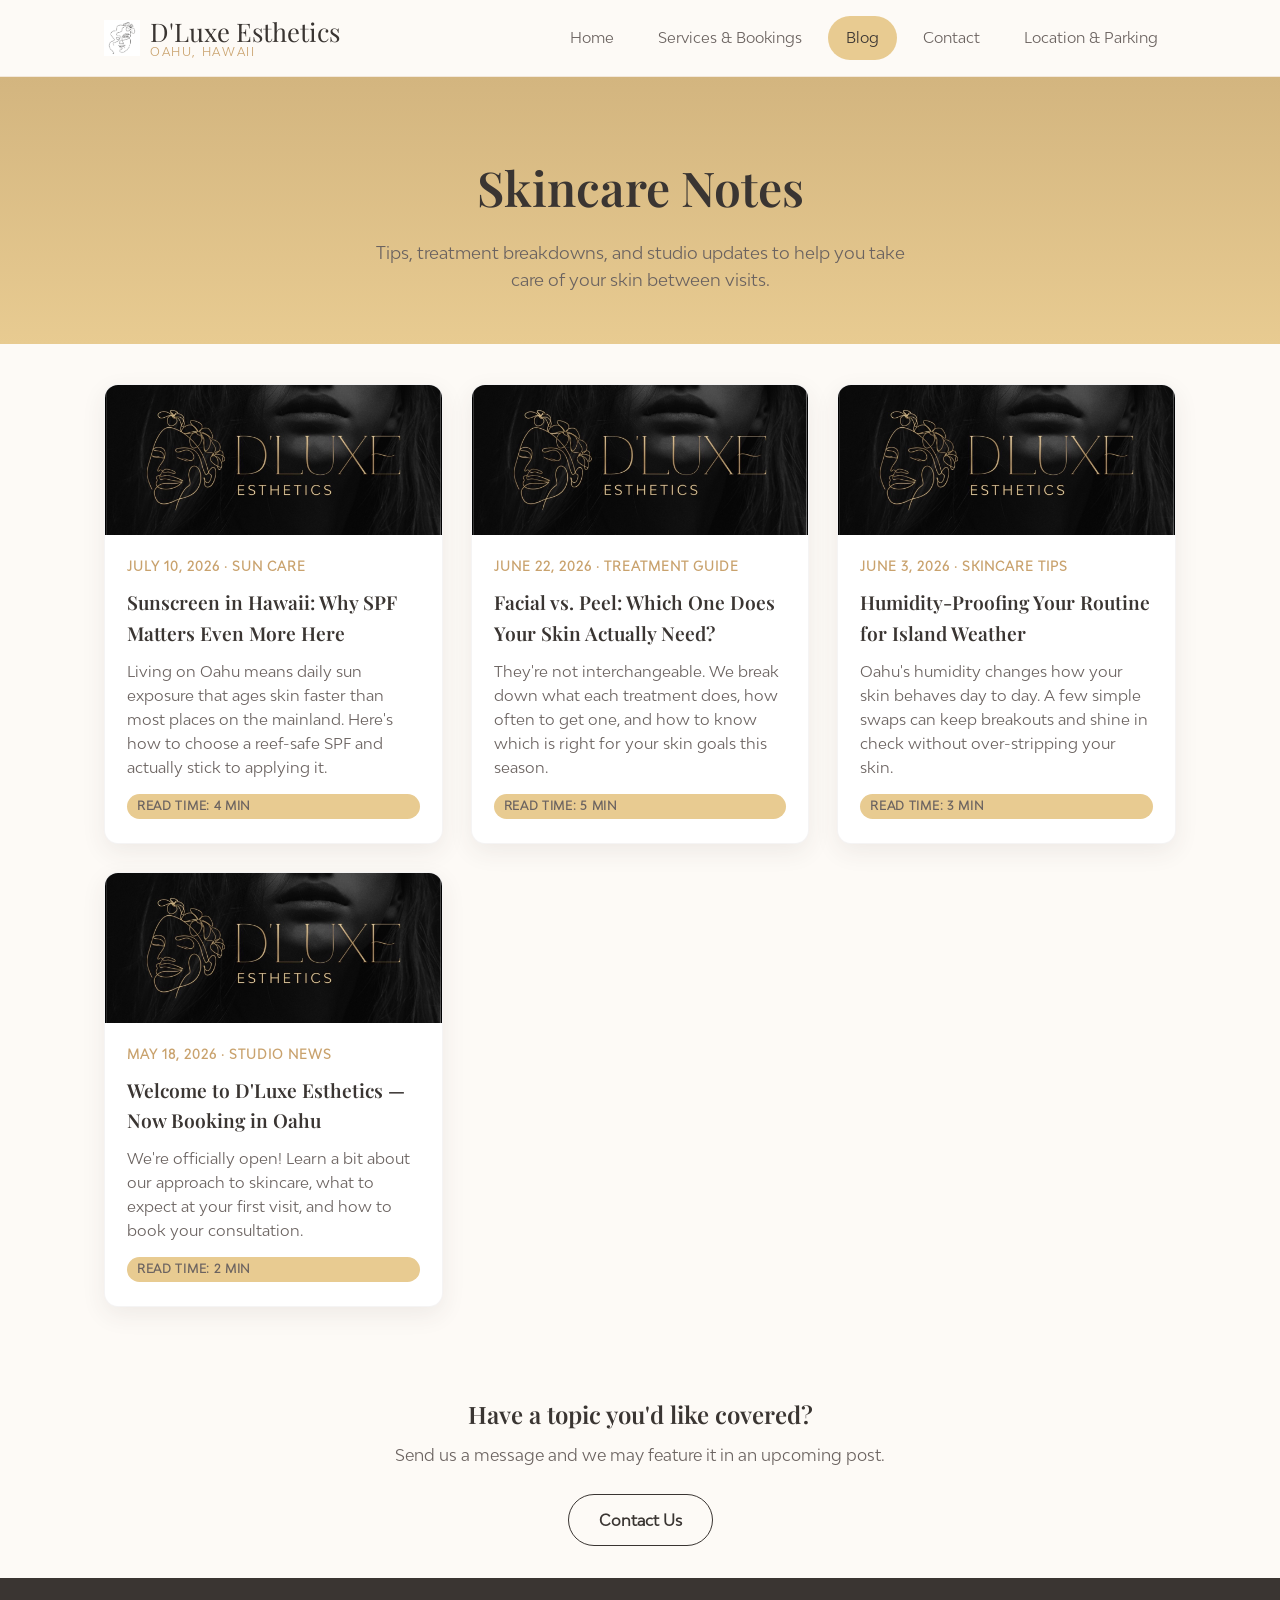
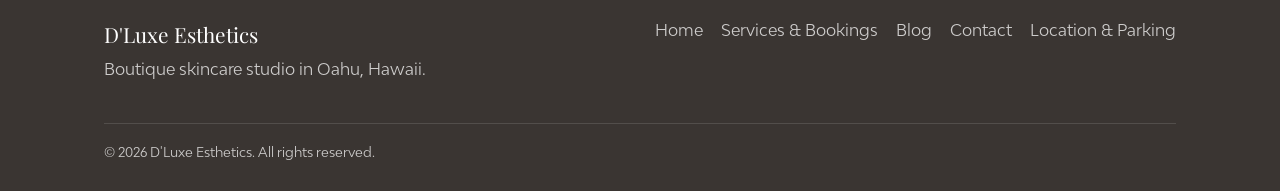
<file: blog.html>
<!DOCTYPE html>
<html lang="en">
<head>
  <meta charset="UTF-8" />
  <meta name="viewport" content="width=device-width, initial-scale=1.0" />
  <meta name="color-scheme" content="light" />
  <link rel="icon" href="assets/favicon.png" type="image/png" />
  <title>Blog | D'Luxe Esthetics</title>
  <meta name="description" content="Skincare tips, treatment guides, and studio news from D'Luxe Esthetics in Oahu, Hawaii." />
  <link rel="canonical" href="https://dluxeestheticshawaii.com/blog.html" />
  <meta property="og:type" content="website" />
  <meta property="og:title" content="Blog | D'Luxe Esthetics" />
  <meta property="og:description" content="Skincare tips, treatment guides, and studio news from D'Luxe Esthetics in Oahu, Hawaii." />
  <meta property="og:url" content="https://dluxeestheticshawaii.com/blog.html" />
  <meta property="og:image" content="https://dluxeestheticshawaii.com/assets/dluxe-hero-2.png" />
  <meta name="twitter:card" content="summary_large_image" />
  <meta name="twitter:title" content="Blog | D'Luxe Esthetics" />
  <meta name="twitter:description" content="Skincare tips, treatment guides, and studio news from D'Luxe Esthetics in Oahu, Hawaii." />
  <meta name="twitter:image" content="https://dluxeestheticshawaii.com/assets/dluxe-hero-2.png" />
  <link rel="preconnect" href="https://fonts.googleapis.com" />
  <link rel="preconnect" href="https://square.site" />
  <link rel="preconnect" href="https://app.squareup.com" />
  <link rel="preconnect" href="https://appointments-production-f.squarecdn.com" crossorigin />
  <link rel="preload" as="script" href="https://square.site/appointments/buyer/widget/broxpie06ao6zd/LF8QV736KPF5H.js" />
  <link href="https://fonts.googleapis.com/css2?family=Playfair+Display:wght@600;700&family=Poppins:wght@400;500;600;700&display=swap" rel="stylesheet" />
  <link rel="stylesheet" href="css/style.css" />
</head>
<body>

  <header class="site-header">
    <nav class="nav-bar">
      <a href="index.html" class="brand">
        <img src="assets/favicon.png" alt="" class="brand-logo" />
        <span class="brand-text">
          <span class="brand-name">D'Luxe Esthetics</span>
          <span class="brand-tagline">Oahu, Hawaii</span>
        </span>
      </a>
      <button class="nav-toggle" aria-label="Toggle navigation" aria-expanded="false">
        <span></span><span></span><span></span>
      </button>
      <ul class="nav-tabs">
        <li><a href="index.html">Home</a></li>
        <li><a href="services.html">Services &amp; Bookings</a></li>
        <li><a href="blog.html">Blog</a></li>
        <li><a href="contact.html">Contact</a></li>
        <li><a href="location.html">Location &amp; Parking</a></li>
      </ul>
    </nav>
  </header>

  <main>
    <section class="hero">
      <div class="container">
        <h1>Skincare Notes</h1>
        <p>Tips, treatment breakdowns, and studio updates to help you take care of your skin between visits.</p>
      </div>
    </section>

    <section style="padding-top: 40px;">
      <div class="container">
        <div class="blog-grid">

          <article class="blog-card">
            <div class="blog-card-thumb"></div>
            <div class="blog-card-body">
              <span class="blog-meta">July 10, 2026 &middot; Sun Care</span>
              <h3>Sunscreen in Hawaii: Why SPF Matters Even More Here</h3>
              <p>Living on Oahu means daily sun exposure that ages skin faster than most places on the mainland. Here's how to choose a reef-safe SPF and actually stick to applying it.</p>
              <span class="blog-tag">Read time: 4 min</span>
            </div>
          </article>

          <article class="blog-card">
            <div class="blog-card-thumb"></div>
            <div class="blog-card-body">
              <span class="blog-meta">June 22, 2026 &middot; Treatment Guide</span>
              <h3>Facial vs. Peel: Which One Does Your Skin Actually Need?</h3>
              <p>They're not interchangeable. We break down what each treatment does, how often to get one, and how to know which is right for your skin goals this season.</p>
              <span class="blog-tag">Read time: 5 min</span>
            </div>
          </article>

          <article class="blog-card">
            <div class="blog-card-thumb"></div>
            <div class="blog-card-body">
              <span class="blog-meta">June 3, 2026 &middot; Skincare Tips</span>
              <h3>Humidity-Proofing Your Routine for Island Weather</h3>
              <p>Oahu's humidity changes how your skin behaves day to day. A few simple swaps can keep breakouts and shine in check without over-stripping your skin.</p>
              <span class="blog-tag">Read time: 3 min</span>
            </div>
          </article>

          <article class="blog-card">
            <div class="blog-card-thumb"></div>
            <div class="blog-card-body">
              <span class="blog-meta">May 18, 2026 &middot; Studio News</span>
              <h3>Welcome to D'Luxe Esthetics — Now Booking in Oahu</h3>
              <p>We're officially open! Learn a bit about our approach to skincare, what to expect at your first visit, and how to book your consultation.</p>
              <span class="blog-tag">Read time: 2 min</span>
            </div>
          </article>

        </div>
      </div>
    </section>

    <section class="cta-band">
      <div class="container">
        <h2>Have a topic you'd like covered?</h2>
        <p>Send us a message and we may feature it in an upcoming post.</p>
        <a href="contact.html" class="btn btn-outline">Contact Us</a>
      </div>
    </section>
  </main>

  <footer class="site-footer">
    <div class="container">
      <div class="footer-grid">
        <div>
          <div class="footer-brand">D'Luxe Esthetics</div>
          <p>Boutique skincare studio in Oahu, Hawaii.</p>
        </div>
        <ul class="footer-nav">
          <li><a href="index.html">Home</a></li>
          <li><a href="services.html">Services &amp; Bookings</a></li>
          <li><a href="blog.html">Blog</a></li>
          <li><a href="contact.html">Contact</a></li>
          <li><a href="location.html">Location &amp; Parking</a></li>
        </ul>
      </div>
      <div class="footer-bottom">
        <span>&copy; 2026 D'Luxe Esthetics. All rights reserved.</span>
      </div>
    </div>
  </footer>

  <script src="js/script.js"></script>
</body>
</html>
</file>
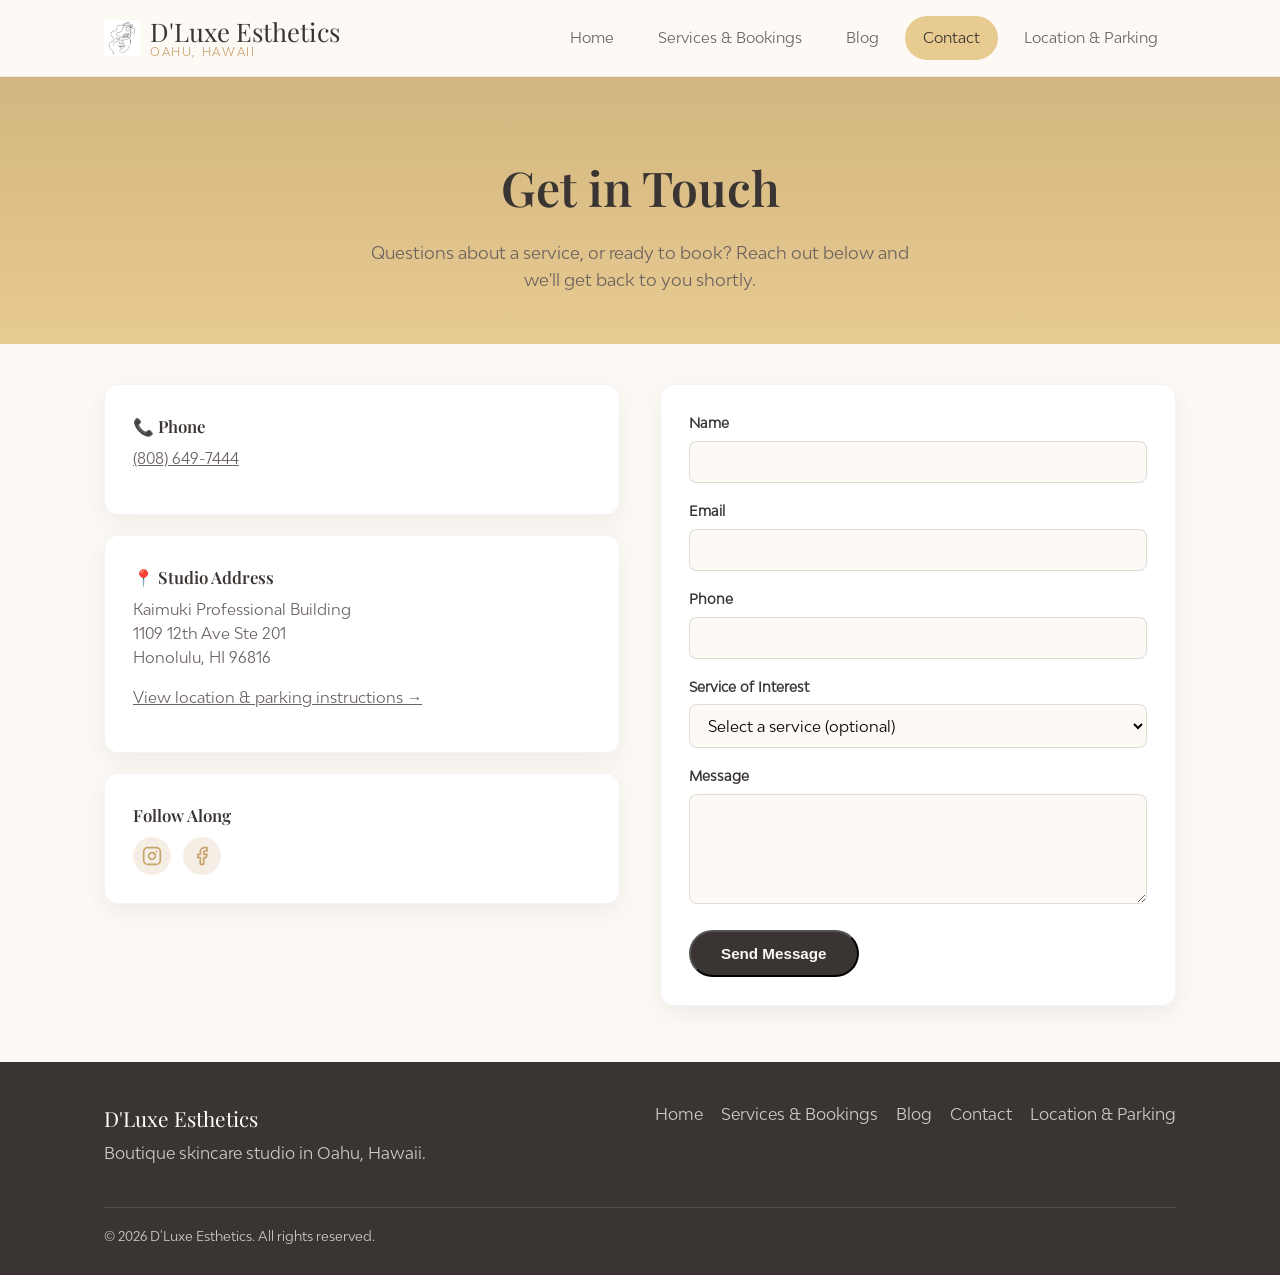
<file: contact.html>
<!DOCTYPE html>
<html lang="en">
<head>
  <meta charset="UTF-8" />
  <meta name="viewport" content="width=device-width, initial-scale=1.0" />
  <meta name="color-scheme" content="light" />
  <link rel="icon" href="assets/favicon.png" type="image/png" />
  <title>Contact | D'Luxe Esthetics</title>
  <meta name="description" content="Contact D'Luxe Esthetics to book an appointment or ask a question. Boutique skincare studio in Oahu, Hawaii." />
  <link rel="canonical" href="https://dluxeestheticshawaii.com/contact.html" />
  <meta property="og:type" content="website" />
  <meta property="og:title" content="Contact | D'Luxe Esthetics" />
  <meta property="og:description" content="Contact D'Luxe Esthetics to book an appointment or ask a question. Boutique skincare studio in Oahu, Hawaii." />
  <meta property="og:url" content="https://dluxeestheticshawaii.com/contact.html" />
  <meta property="og:image" content="https://dluxeestheticshawaii.com/assets/dluxe-hero-2.png" />
  <meta name="twitter:card" content="summary_large_image" />
  <meta name="twitter:title" content="Contact | D'Luxe Esthetics" />
  <meta name="twitter:description" content="Contact D'Luxe Esthetics to book an appointment or ask a question. Boutique skincare studio in Oahu, Hawaii." />
  <meta name="twitter:image" content="https://dluxeestheticshawaii.com/assets/dluxe-hero-2.png" />
  <link rel="preconnect" href="https://fonts.googleapis.com" />
  <link rel="preconnect" href="https://square.site" />
  <link rel="preconnect" href="https://app.squareup.com" />
  <link rel="preconnect" href="https://appointments-production-f.squarecdn.com" crossorigin />
  <link rel="preload" as="script" href="https://square.site/appointments/buyer/widget/broxpie06ao6zd/LF8QV736KPF5H.js" />
  <link href="https://fonts.googleapis.com/css2?family=Playfair+Display:wght@600;700&family=Poppins:wght@400;500;600;700&display=swap" rel="stylesheet" />
  <link rel="stylesheet" href="css/style.css" />
</head>
<body>

  <header class="site-header">
    <nav class="nav-bar">
      <a href="index.html" class="brand">
        <img src="assets/favicon.png" alt="" class="brand-logo" />
        <span class="brand-text">
          <span class="brand-name">D'Luxe Esthetics</span>
          <span class="brand-tagline">Oahu, Hawaii</span>
        </span>
      </a>
      <button class="nav-toggle" aria-label="Toggle navigation" aria-expanded="false">
        <span></span><span></span><span></span>
      </button>
      <ul class="nav-tabs">
        <li><a href="index.html">Home</a></li>
        <li><a href="services.html">Services &amp; Bookings</a></li>
        <li><a href="blog.html">Blog</a></li>
        <li><a href="contact.html">Contact</a></li>
        <li><a href="location.html">Location &amp; Parking</a></li>
      </ul>
    </nav>
  </header>

  <main>
    <section class="hero">
      <div class="container">
        <h1>Get in Touch</h1>
        <p>Questions about a service, or ready to book? Reach out below and we'll get back to you shortly.</p>
      </div>
    </section>

    <section style="padding-top: 40px;">
      <div class="container">
        <div class="contact-layout">

          <div>
            <div class="contact-card">
              <h3>📞 Phone</h3>
              <p><a href="tel:+18086497444">(808) 649-7444</a></p>
            </div>
            <div class="contact-card">
              <h3>📍 Studio Address</h3>
              <p>Kaimuki Professional Building<br />1109 12th Ave Ste 201<br />Honolulu, HI 96816</p>
              <p><a href="location.html">View location &amp; parking instructions →</a></p>
            </div>
            <div class="contact-card">
              <h3>Follow Along</h3>
              <div class="social-row">
                <a href="https://instagram.com/d.luxeesthetics" target="_blank" rel="noopener" aria-label="Instagram">
                  <svg viewBox="0 0 24 24" width="20" height="20" fill="none" stroke="currentColor" stroke-width="2" stroke-linecap="round" stroke-linejoin="round">
                    <rect x="2" y="2" width="20" height="20" rx="5" ry="5"></rect>
                    <path d="M16 11.37A4 4 0 1 1 12.63 8 4 4 0 0 1 16 11.37z"></path>
                    <line x1="17.5" y1="6.5" x2="17.51" y2="6.5"></line>
                  </svg>
                </a>
                <a href="https://facebook.com/" target="_blank" rel="noopener" aria-label="Facebook">
                  <svg viewBox="0 0 24 24" width="20" height="20" fill="none" stroke="currentColor" stroke-width="2" stroke-linecap="round" stroke-linejoin="round">
                    <path d="M18 2h-3a5 5 0 0 0-5 5v3H7v4h3v8h4v-8h3l1-4h-4V7a1 1 0 0 1 1-1h3z"></path>
                  </svg>
                </a>
              </div>
            </div>
          </div>

          <form class="contact-form" id="contactForm" action="https://formspree.io/f/mqpknbyk" method="POST">
            <input type="text" name="_gotcha" style="position: absolute; left: -9999px;" tabindex="-1" autocomplete="off" aria-hidden="true" />
            <div class="form-group">
              <label for="name">Name</label>
              <input type="text" id="name" name="name" required />
            </div>
            <div class="form-group">
              <label for="email">Email</label>
              <input type="email" id="email" name="email" required />
            </div>
            <div class="form-group">
              <label for="phone">Phone</label>
              <input type="tel" id="phone" name="phone" required />
            </div>
            <div class="form-group">
              <label for="service">Service of Interest</label>
              <select id="service" name="service">
                <option value="">Select a service (optional)</option>
                <option>30-Minute Customized Facial</option>
                <option>Glow with DLo</option>
                <option>Circadia Oxygen Facial</option>
                <option>Professional PCA Peel</option>
                <option>Not sure yet</option>
              </select>
            </div>
            <div class="form-group">
              <label for="message">Message</label>
              <textarea id="message" name="message" required></textarea>
            </div>
            <button type="submit" class="btn btn-primary btn-glow">Send Message</button>
            <p class="form-status" role="status"></p>
          </form>

        </div>
      </div>
    </section>
  </main>

  <footer class="site-footer">
    <div class="container">
      <div class="footer-grid">
        <div>
          <div class="footer-brand">D'Luxe Esthetics</div>
          <p>Boutique skincare studio in Oahu, Hawaii.</p>
        </div>
        <ul class="footer-nav">
          <li><a href="index.html">Home</a></li>
          <li><a href="services.html">Services &amp; Bookings</a></li>
          <li><a href="blog.html">Blog</a></li>
          <li><a href="contact.html">Contact</a></li>
          <li><a href="location.html">Location &amp; Parking</a></li>
        </ul>
      </div>
      <div class="footer-bottom">
        <span>&copy; 2026 D'Luxe Esthetics. All rights reserved.</span>
      </div>
    </div>
  </footer>

  <script src="js/script.js"></script>
</body>
</html>
</file>
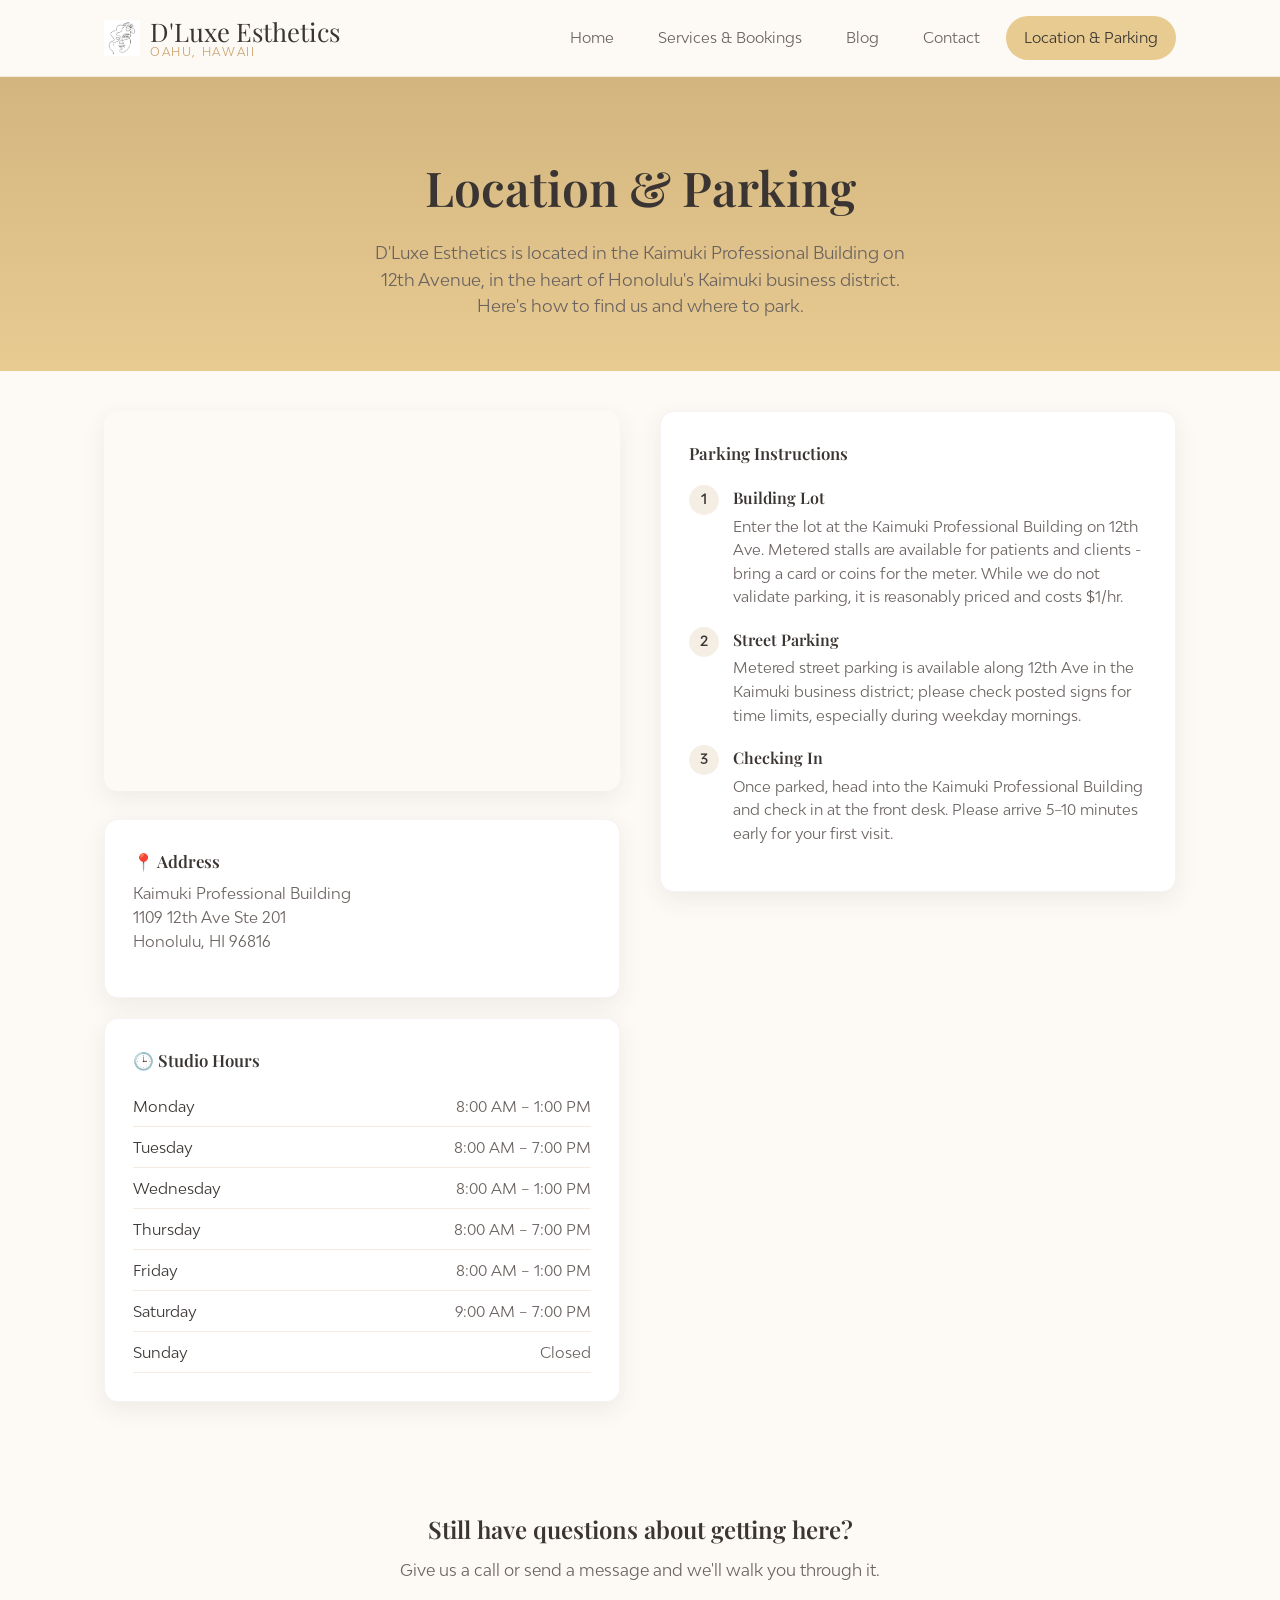
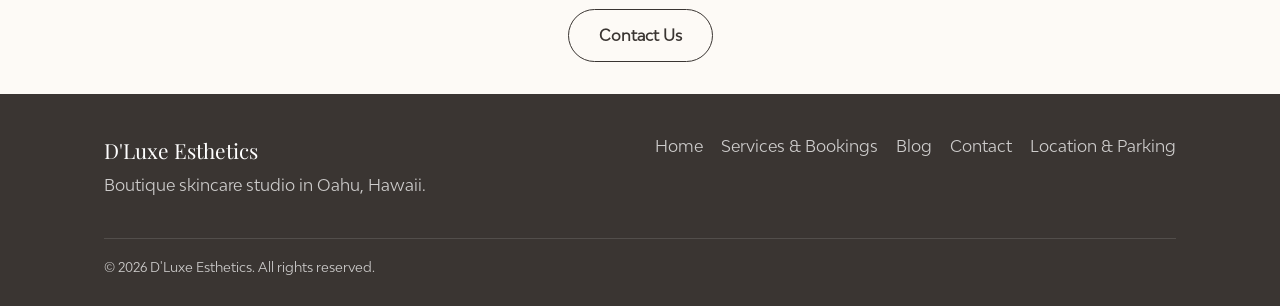
<file: location.html>
<!DOCTYPE html>
<html lang="en">
<head>
  <meta charset="UTF-8" />
  <meta name="viewport" content="width=device-width, initial-scale=1.0" />
  <meta name="color-scheme" content="light" />
  <link rel="icon" href="assets/favicon.png" type="image/png" />
  <title>Location &amp; Parking | D'Luxe Esthetics</title>
  <meta name="description" content="Find D'Luxe Esthetics at the Kaimuki Professional Building in Honolulu, Hawaii, including directions and parking instructions." />
  <link rel="canonical" href="https://dluxeestheticshawaii.com/location.html" />
  <meta property="og:type" content="website" />
  <meta property="og:title" content="Location &amp; Parking | D'Luxe Esthetics" />
  <meta property="og:description" content="Find D'Luxe Esthetics at the Kaimuki Professional Building in Honolulu, Hawaii, including directions and parking instructions." />
  <meta property="og:url" content="https://dluxeestheticshawaii.com/location.html" />
  <meta property="og:image" content="https://dluxeestheticshawaii.com/assets/dluxe-hero-2.png" />
  <meta name="twitter:card" content="summary_large_image" />
  <meta name="twitter:title" content="Location &amp; Parking | D'Luxe Esthetics" />
  <meta name="twitter:description" content="Find D'Luxe Esthetics at the Kaimuki Professional Building in Honolulu, Hawaii, including directions and parking instructions." />
  <meta name="twitter:image" content="https://dluxeestheticshawaii.com/assets/dluxe-hero-2.png" />
  <link rel="preconnect" href="https://fonts.googleapis.com" />
  <link rel="preconnect" href="https://square.site" />
  <link rel="preconnect" href="https://app.squareup.com" />
  <link rel="preconnect" href="https://appointments-production-f.squarecdn.com" crossorigin />
  <link rel="preload" as="script" href="https://square.site/appointments/buyer/widget/broxpie06ao6zd/LF8QV736KPF5H.js" />
  <link href="https://fonts.googleapis.com/css2?family=Playfair+Display:wght@600;700&family=Poppins:wght@400;500;600;700&display=swap" rel="stylesheet" />
  <link rel="stylesheet" href="css/style.css" />
</head>
<body>

  <header class="site-header">
    <nav class="nav-bar">
      <a href="index.html" class="brand">
        <img src="assets/favicon.png" alt="" class="brand-logo" />
        <span class="brand-text">
          <span class="brand-name">D'Luxe Esthetics</span>
          <span class="brand-tagline">Oahu, Hawaii</span>
        </span>
      </a>
      <button class="nav-toggle" aria-label="Toggle navigation" aria-expanded="false">
        <span></span><span></span><span></span>
      </button>
      <ul class="nav-tabs">
        <li><a href="index.html">Home</a></li>
        <li><a href="services.html">Services &amp; Bookings</a></li>
        <li><a href="blog.html">Blog</a></li>
        <li><a href="contact.html">Contact</a></li>
        <li><a href="location.html">Location &amp; Parking</a></li>
      </ul>
    </nav>
  </header>

  <main>
    <section class="hero">
      <div class="container">
        <h1>Location &amp; Parking</h1>
        <p>D'Luxe Esthetics is located in the Kaimuki Professional Building on 12th Avenue, in the heart of Honolulu's Kaimuki business district. Here's how to find us and where to park.</p>
      </div>
    </section>

    <section style="padding-top: 40px;">
      <div class="container">
        <div class="location-layout">

          <div>
            <iframe
              class="map-frame"
              title="D'Luxe Esthetics location map"
              src="https://www.google.com/maps?q=Kaimuki+Professional+Building,+1109+12th+Ave,+Honolulu,+HI+96816&output=embed"
              loading="lazy"
              referrerpolicy="no-referrer-when-downgrade">
            </iframe>

            <div class="contact-card" style="margin-top: 20px;">
              <h3>📍 Address</h3>
              <p>Kaimuki Professional Building<br />1109 12th Ave Ste 201<br />Honolulu, HI 96816</p>
            </div>

            <div class="contact-card">
              <h3>🕒 Studio Hours</h3>
              <table class="hours-table">
                <tr><td>Monday</td><td>8:00 AM – 1:00 PM</td></tr>
                <tr><td>Tuesday</td><td>8:00 AM – 7:00 PM</td></tr>
                <tr><td>Wednesday</td><td>8:00 AM – 1:00 PM</td></tr>
                <tr><td>Thursday</td><td>8:00 AM – 7:00 PM</td></tr>
                <tr><td>Friday</td><td>8:00 AM – 1:00 PM</td></tr>
                <tr><td>Saturday</td><td>9:00 AM – 7:00 PM</td></tr>
                <tr><td>Sunday</td><td>Closed</td></tr>
              </table>
            </div>
          </div>

          <div class="contact-card">
            <h3 style="margin-bottom: 18px;">Parking Instructions</h3>
            <ul class="steps-list">
              <li>
                <span class="step-number">1</span>
                <div>
                  <h4>Building Lot</h4>
                  <p>Enter the lot at the Kaimuki Professional Building on 12th Ave. Metered stalls are available for patients and clients - bring a card or coins for the meter. While we do not validate parking, it is reasonably priced and costs $1/hr.</p>
                </div>
              </li>
              <li>
                <span class="step-number">2</span>
                <div>
                  <h4>Street Parking</h4>
                  <p>Metered street parking is available along 12th Ave in the Kaimuki business district; please check posted signs for time limits, especially during weekday mornings.</p>
                </div>
              </li>
              <li>
                <span class="step-number">3</span>
                <div>
                  <h4>Checking In</h4>
                  <p>Once parked, head into the Kaimuki Professional Building and check in at the front desk. Please arrive 5–10 minutes early for your first visit.</p>
                </div>
              </li>
            </ul>
          </div>

        </div>
      </div>
    </section>

    <section class="cta-band">
      <div class="container">
        <h2>Still have questions about getting here?</h2>
        <p>Give us a call or send a message and we'll walk you through it.</p>
        <a href="contact.html" class="btn btn-outline btn-glow">Contact Us</a>
      </div>
    </section>
  </main>

  <footer class="site-footer">
    <div class="container">
      <div class="footer-grid">
        <div>
          <div class="footer-brand">D'Luxe Esthetics</div>
          <p>Boutique skincare studio in Oahu, Hawaii.</p>
        </div>
        <ul class="footer-nav">
          <li><a href="index.html">Home</a></li>
          <li><a href="services.html">Services &amp; Bookings</a></li>
          <li><a href="blog.html">Blog</a></li>
          <li><a href="contact.html">Contact</a></li>
          <li><a href="location.html">Location &amp; Parking</a></li>
        </ul>
      </div>
      <div class="footer-bottom">
        <span>&copy; 2026 D'Luxe Esthetics. All rights reserved.</span>
      </div>
    </div>
  </footer>

  <script src="js/script.js"></script>
</body>
</html>
</file>
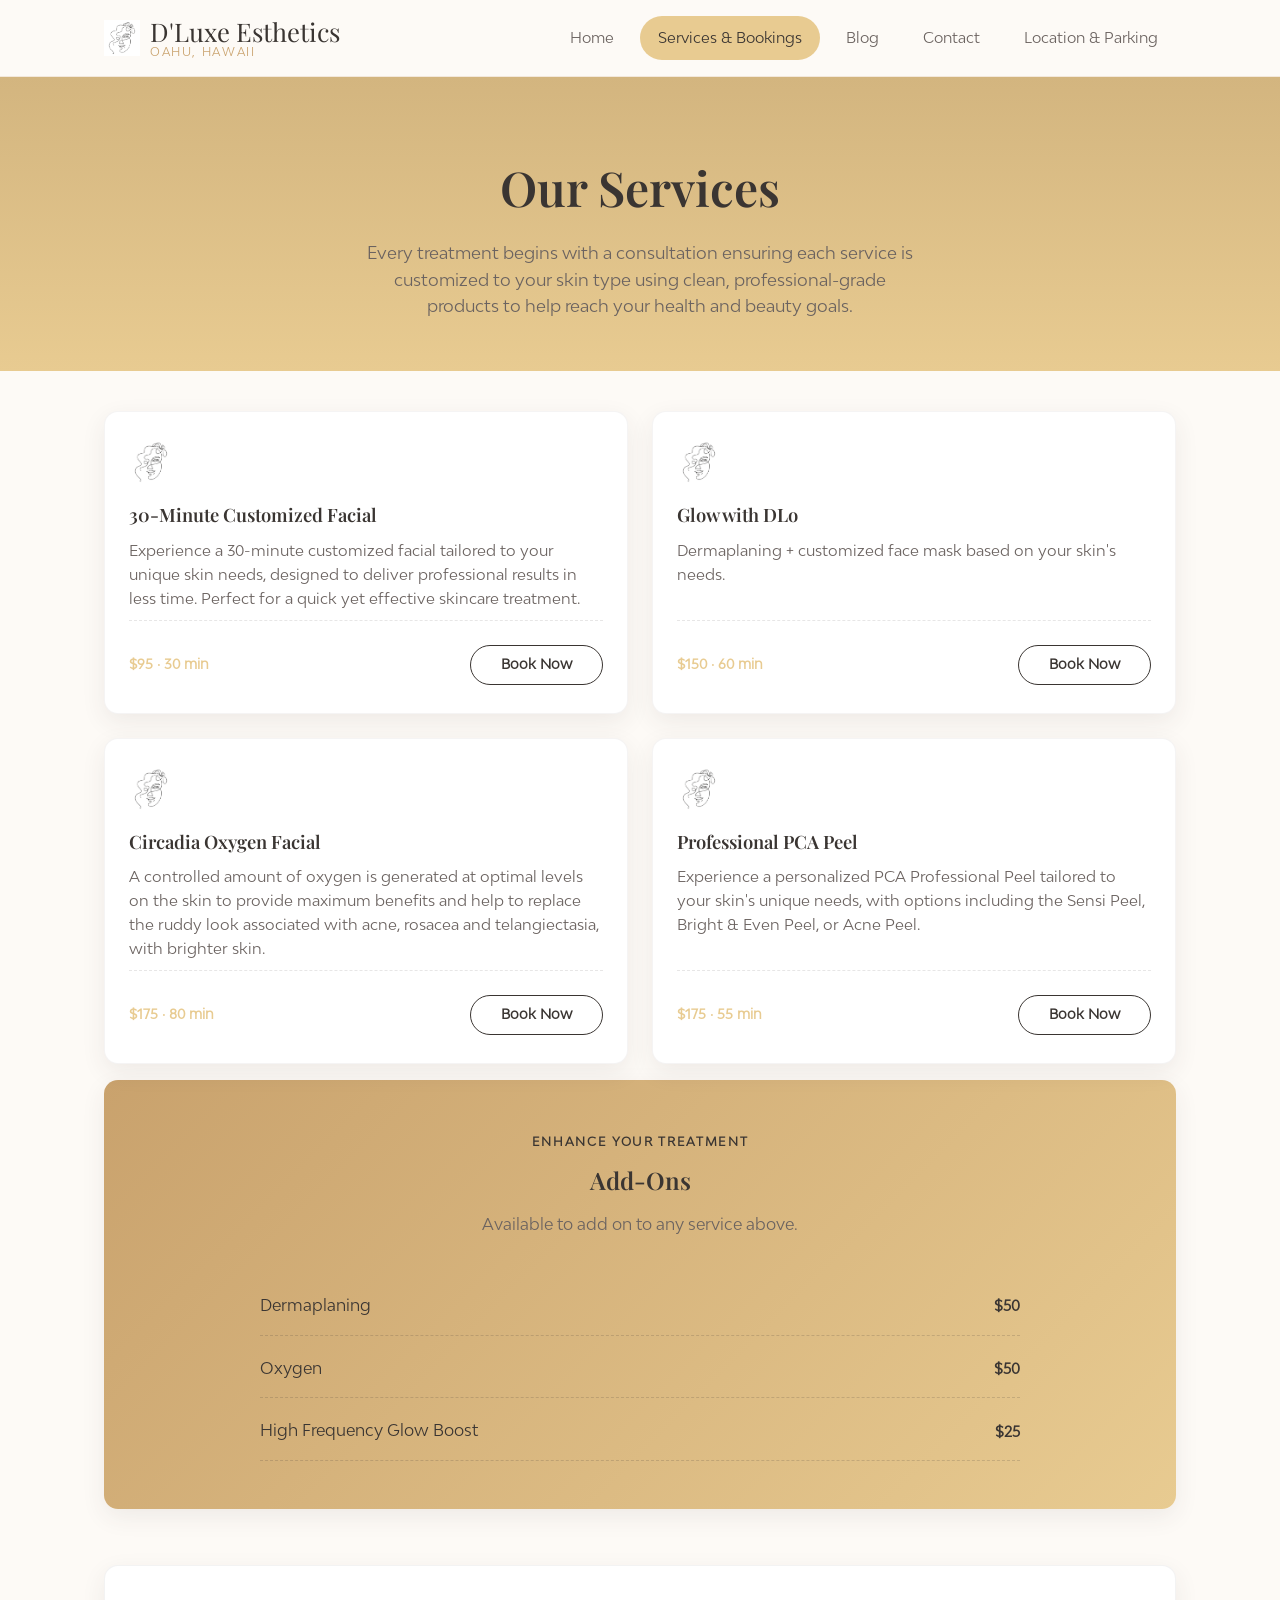
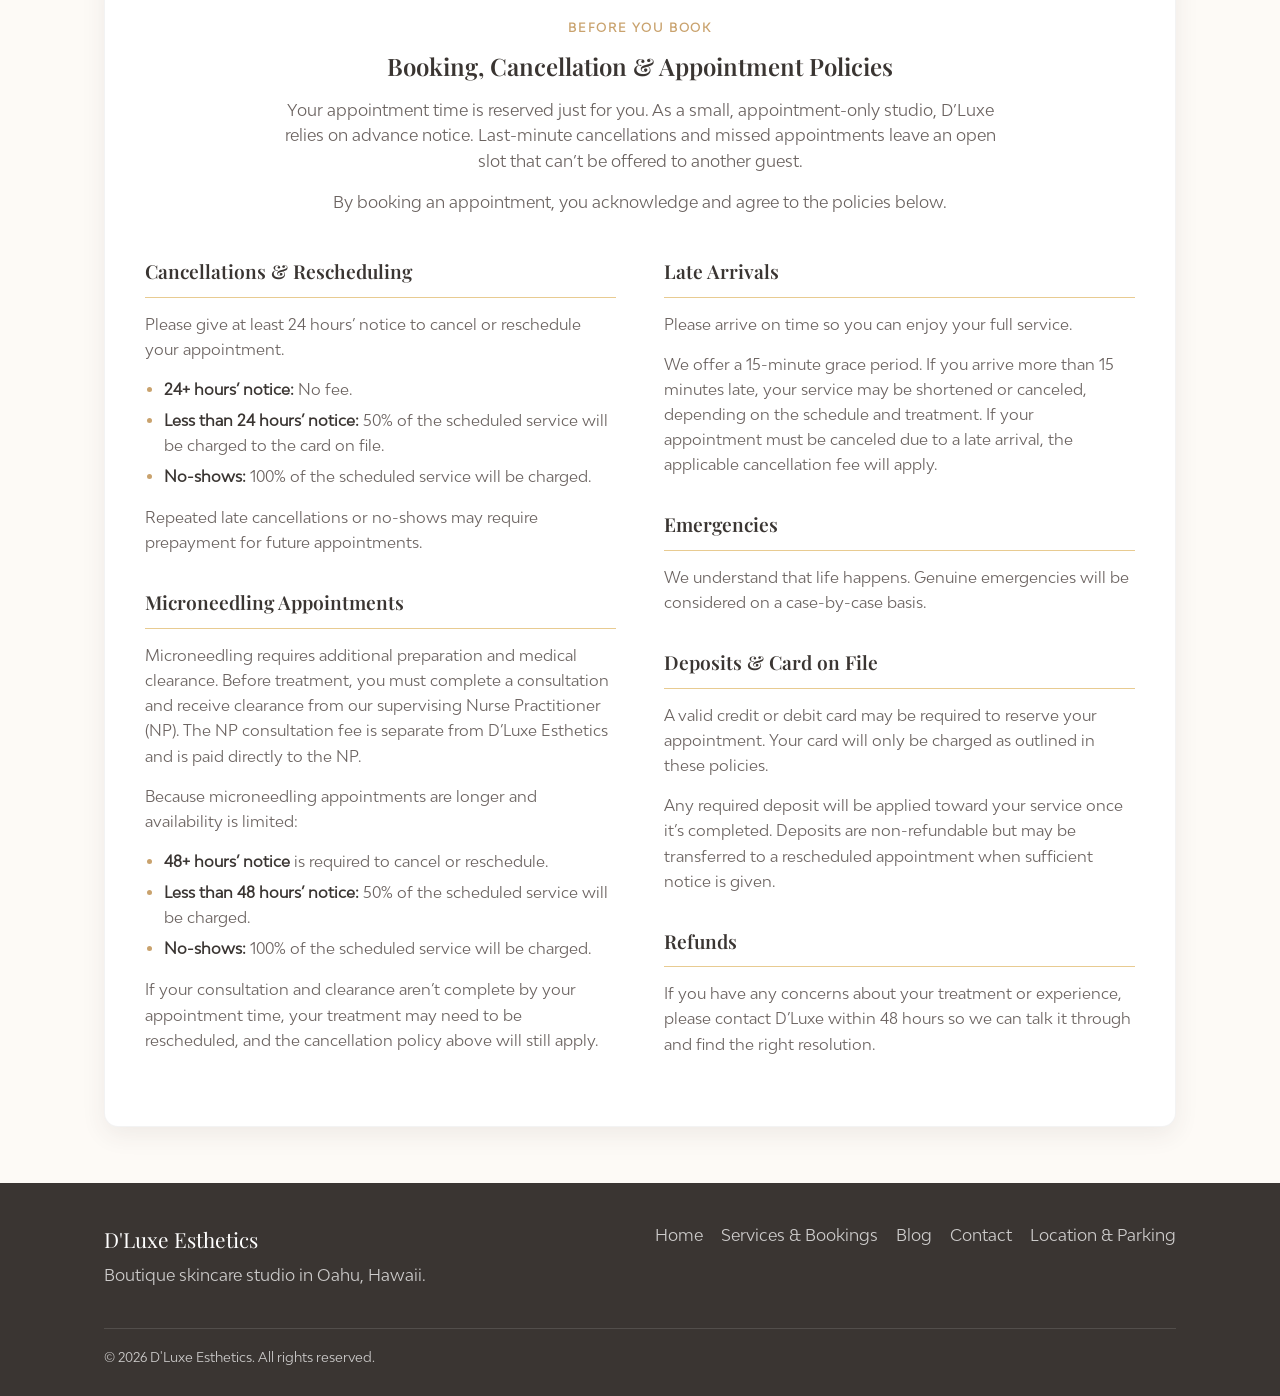
<file: services.html>
<!DOCTYPE html>
<html lang="en">
<head>
  <meta charset="UTF-8" />
  <meta name="viewport" content="width=device-width, initial-scale=1.0" />
  <meta name="color-scheme" content="light" />
  <link rel="icon" href="assets/favicon.png" type="image/png" />
  <title>Services | D'Luxe Esthetics</title>
  <meta name="description" content="Explore customized facials, dermaplaning, oxygen facials, and PCA peels at D'Luxe Esthetics in Oahu, Hawaii." />
  <link rel="canonical" href="https://dluxeestheticshawaii.com/services.html" />
  <meta property="og:type" content="website" />
  <meta property="og:title" content="Services | D'Luxe Esthetics" />
  <meta property="og:description" content="Explore customized facials, dermaplaning, oxygen facials, and PCA peels at D'Luxe Esthetics in Oahu, Hawaii." />
  <meta property="og:url" content="https://dluxeestheticshawaii.com/services.html" />
  <meta property="og:image" content="https://dluxeestheticshawaii.com/assets/dluxe-hero-2.png" />
  <meta name="twitter:card" content="summary_large_image" />
  <meta name="twitter:title" content="Services | D'Luxe Esthetics" />
  <meta name="twitter:description" content="Explore customized facials, dermaplaning, oxygen facials, and PCA peels at D'Luxe Esthetics in Oahu, Hawaii." />
  <meta name="twitter:image" content="https://dluxeestheticshawaii.com/assets/dluxe-hero-2.png" />
  <link rel="preconnect" href="https://fonts.googleapis.com" />
  <link rel="preconnect" href="https://square.site" />
  <link rel="preconnect" href="https://app.squareup.com" />
  <link rel="preconnect" href="https://appointments-production-f.squarecdn.com" crossorigin />
  <link rel="preload" as="script" href="https://square.site/appointments/buyer/widget/broxpie06ao6zd/LF8QV736KPF5H.js" />
  <link href="https://fonts.googleapis.com/css2?family=Playfair+Display:wght@600;700&family=Poppins:wght@400;500;600;700&display=swap" rel="stylesheet" />
  <link rel="stylesheet" href="css/style.css" />
</head>
<body>

  <header class="site-header">
    <nav class="nav-bar">
      <a href="index.html" class="brand">
        <img src="assets/favicon.png" alt="" class="brand-logo" />
        <span class="brand-text">
          <span class="brand-name">D'Luxe Esthetics</span>
          <span class="brand-tagline">Oahu, Hawaii</span>
        </span>
      </a>
      <button class="nav-toggle" aria-label="Toggle navigation" aria-expanded="false">
        <span></span><span></span><span></span>
      </button>
      <ul class="nav-tabs">
        <li><a href="index.html">Home</a></li>
        <li><a href="services.html">Services &amp; Bookings</a></li>
        <li><a href="blog.html">Blog</a></li>
        <li><a href="contact.html">Contact</a></li>
        <li><a href="location.html">Location &amp; Parking</a></li>
      </ul>
    </nav>
  </header>

  <main>
    <section class="hero">
      <div class="container">
        <h1>Our Services</h1>
        <p>Every treatment begins with a consultation ensuring each service is customized to your skin type using clean, professional-grade products to help reach your health and beauty goals.</p>
      </div>
    </section>

    <section style="padding-top: 40px; padding-bottom: 16px;">
      <div class="container">
        <div class="services-grid">
          <article class="service-card">
            <div class="service-icon"><img src="assets/favicon.png" alt="" /></div>
            <h3>30-Minute Customized Facial</h3>
            <p>Experience a 30-minute customized facial tailored to your unique skin needs, designed to deliver professional results in less time. Perfect for a quick yet effective skincare treatment.</p>
            <div class="service-card-footer">
              <span class="service-price">$95 &middot; 30 min</span>
              <a href="https://app.squareup.com/appointments/book/broxpie06ao6zd/LF8QV736KPF5H/start" target="_blank" rel="noopener" class="btn btn-outline book-item-btn btn-glow">Book Now</a>
            </div>
          </article>

          <article class="service-card">
            <div class="service-icon"><img src="assets/favicon.png" alt="" /></div>
            <h3>Glow with DLo</h3>
            <p>Dermaplaning + customized face mask based on your skin's needs.</p>
            <div class="service-card-footer">
              <span class="service-price">$150 &middot; 60 min</span>
              <a href="https://app.squareup.com/appointments/book/broxpie06ao6zd/LF8QV736KPF5H/start" target="_blank" rel="noopener" class="btn btn-outline book-item-btn btn-glow">Book Now</a>
            </div>
          </article>

          <article class="service-card">
            <div class="service-icon"><img src="assets/favicon.png" alt="" /></div>
            <h3>Circadia Oxygen Facial</h3>
            <p>A controlled amount of oxygen is generated at optimal levels on the skin to provide maximum benefits and help to replace the ruddy look associated with acne, rosacea and telangiectasia, with brighter skin.</p>
            <div class="service-card-footer">
              <span class="service-price">$175 &middot; 80 min</span>
              <a href="https://app.squareup.com/appointments/book/broxpie06ao6zd/LF8QV736KPF5H/start" target="_blank" rel="noopener" class="btn btn-outline book-item-btn btn-glow">Book Now</a>
            </div>
          </article>

          <article class="service-card">
            <div class="service-icon"><img src="assets/favicon.png" alt="" /></div>
            <h3>Professional PCA Peel</h3>
            <p>Experience a personalized PCA Professional Peel tailored to your skin's unique needs, with options including the Sensi Peel, Bright &amp; Even Peel, or Acne Peel.</p>
            <div class="service-card-footer">
              <span class="service-price">$175 &middot; 55 min</span>
              <a href="https://app.squareup.com/appointments/book/broxpie06ao6zd/LF8QV736KPF5H/start" target="_blank" rel="noopener" class="btn btn-outline book-item-btn btn-glow">Book Now</a>
            </div>
          </article>
        </div>
      </div>
    </section>

    <section style="padding-top: 0;">
      <div class="container">
        <div class="addons-card">
          <div class="section-heading">
            <span class="eyebrow">Enhance Your Treatment</span>
            <h2>Add-Ons</h2>
            <p>Available to add on to any service above.</p>
          </div>
          <div class="services-menu-grid">
            <div class="menu-item">
              <span class="menu-item-name">Dermaplaning</span>
              <span class="menu-item-price">$50</span>
            </div>
            <div class="menu-item">
              <span class="menu-item-name">Oxygen</span>
              <span class="menu-item-price">$50</span>
            </div>
            <div class="menu-item">
              <span class="menu-item-name">High Frequency Glow Boost</span>
              <span class="menu-item-price">$25</span>
            </div>
          </div>
        </div>
      </div>
    </section>

    <section id="policies" style="padding-top: 0;">
      <div class="container">
        <div class="policy-card">
          <div class="section-heading">
            <span class="eyebrow">Before You Book</span>
            <h2>Booking, Cancellation &amp; Appointment Policies</h2>
            <p>Your appointment time is reserved just for you. As a small, appointment-only studio, D&rsquo;Luxe relies on advance notice. Last-minute cancellations and missed appointments leave an open slot that can&rsquo;t be offered to another guest.</p>
            <p>By booking an appointment, you acknowledge and agree to the policies below.</p>
          </div>

          <div class="policy-grid">
            <div class="policy-block">
              <h3>Cancellations &amp; Rescheduling</h3>
              <p>Please give at least 24 hours&rsquo; notice to cancel or reschedule your appointment.</p>
              <ul>
                <li><strong>24+ hours&rsquo; notice:</strong> No fee.</li>
                <li><strong>Less than 24 hours&rsquo; notice:</strong> 50% of the scheduled service will be charged to the card on file.</li>
                <li><strong>No-shows:</strong> 100% of the scheduled service will be charged.</li>
              </ul>
              <p>Repeated late cancellations or no-shows may require prepayment for future appointments.</p>
            </div>

            <div class="policy-block">
              <h3>Microneedling Appointments</h3>
              <p>Microneedling requires additional preparation and medical clearance. Before treatment, you must complete a consultation and receive clearance from our supervising Nurse Practitioner (NP). The NP consultation fee is separate from D&rsquo;Luxe Esthetics and is paid directly to the NP.</p>
              <p>Because microneedling appointments are longer and availability is limited:</p>
              <ul>
                <li><strong>48+ hours&rsquo; notice</strong> is required to cancel or reschedule.</li>
                <li><strong>Less than 48 hours&rsquo; notice:</strong> 50% of the scheduled service will be charged.</li>
                <li><strong>No-shows:</strong> 100% of the scheduled service will be charged.</li>
              </ul>
              <p>If your consultation and clearance aren&rsquo;t complete by your appointment time, your treatment may need to be rescheduled, and the cancellation policy above will still apply.</p>
            </div>

            <div class="policy-block">
              <h3>Late Arrivals</h3>
              <p>Please arrive on time so you can enjoy your full service.</p>
              <p>We offer a 15-minute grace period. If you arrive more than 15 minutes late, your service may be shortened or canceled, depending on the schedule and treatment. If your appointment must be canceled due to a late arrival, the applicable cancellation fee will apply.</p>
            </div>

            <div class="policy-block">
              <h3>Emergencies</h3>
              <p>We understand that life happens. Genuine emergencies will be considered on a case-by-case basis.</p>
            </div>

            <div class="policy-block">
              <h3>Deposits &amp; Card on File</h3>
              <p>A valid credit or debit card may be required to reserve your appointment. Your card will only be charged as outlined in these policies.</p>
              <p>Any required deposit will be applied toward your service once it&rsquo;s completed. Deposits are non-refundable but may be transferred to a rescheduled appointment when sufficient notice is given.</p>
            </div>

            <div class="policy-block">
              <h3>Refunds</h3>
              <p>If you have any concerns about your treatment or experience, please contact D&rsquo;Luxe within 48 hours so we can talk it through and find the right resolution.</p>
            </div>

          </div>
        </div>
      </div>
    </section>
  </main>

  <footer class="site-footer">
    <div class="container">
      <div class="footer-grid">
        <div>
          <div class="footer-brand">D'Luxe Esthetics</div>
          <p>Boutique skincare studio in Oahu, Hawaii.</p>
        </div>
        <ul class="footer-nav">
          <li><a href="index.html">Home</a></li>
          <li><a href="services.html">Services &amp; Bookings</a></li>
          <li><a href="blog.html">Blog</a></li>
          <li><a href="contact.html">Contact</a></li>
          <li><a href="location.html">Location &amp; Parking</a></li>
        </ul>
      </div>
      <div class="footer-bottom">
        <span>&copy; 2026 D'Luxe Esthetics. All rights reserved.</span>
      </div>
    </div>
  </footer>

  <script src="js/script.js"></script>
</body>
</html>
</file>
<file: css/style.css>
/* ==========================================================================
   D'Luxe Esthetics — global styles
   ========================================================================== */

@font-face {
  font-family: "Bw Modelica";
  src: url("../assets/fonts/BwModelica.woff2") format("woff2"),
       url("../assets/fonts/BwModelica.woff") format("woff");
  font-weight: normal;
  font-style: normal;
  font-display: swap;
}

:root {
  color-scheme: light;
  --color-cream: #fdfaf6;
  --color-charcoal: #3a3532;
  --color-charcoal-soft: #6b6360;
  --color-gold: #c9a26d;
  --color-gold-light: #e8cb91;
  --shadow-soft: 0 8px 24px rgba(58, 53, 50, 0.08);
  --radius: 14px;
  --max-width: 1120px;
  --font-heading: "Playfair Display", Georgia, serif;
  --font-body: "Bw Modelica", "Poppins", "Segoe UI", Arial, sans-serif;
}

* {
  box-sizing: border-box;
}

html {
  scroll-behavior: smooth;
}

body {
  margin: 0;
  font-family: var(--font-body);
  color: var(--color-charcoal);
  background: var(--color-cream);
  line-height: 1.6;
}

img {
  max-width: 100%;
  display: block;
}

a {
  color: inherit;
}

h1, h2, h3, h4 {
  font-family: var(--font-heading);
  font-weight: 600;
  margin: 0 0 0.5em;
  color: var(--color-charcoal);
}

p {
  margin: 0 0 1em;
}

.container {
  max-width: var(--max-width);
  margin: 0 auto;
  padding: 0 24px;
}

/* ---------- Header / nav ---------- */

.site-header {
  position: sticky;
  top: 0;
  z-index: 100;
  background: rgba(253, 250, 246, 0.92);
  backdrop-filter: blur(6px);
  border-bottom: 1px solid rgba(201, 162, 109, 0.2);
}

.nav-bar {
  display: flex;
  align-items: center;
  justify-content: space-between;
  padding: 16px 24px;
  max-width: var(--max-width);
  margin: 0 auto;
}

.brand {
  display: flex;
  align-items: center;
  gap: 10px;
  line-height: 1.1;
  text-decoration: none;
}

.brand-logo {
  width: 36px;
  height: 36px;
  object-fit: contain;
}

.brand-text {
  display: flex;
  flex-direction: column;
}

.brand-name {
  font-family: var(--font-heading);
  font-size: 1.6rem;
  color: var(--color-charcoal);
}

.brand-tagline {
  font-size: 0.72rem;
  letter-spacing: 0.14em;
  text-transform: uppercase;
  color: var(--color-gold);
}

.nav-toggle {
  display: none;
  flex-direction: column;
  justify-content: space-between;
  width: 26px;
  height: 20px;
  background: none;
  border: none;
  cursor: pointer;
  padding: 0;
}

.nav-toggle span {
  display: block;
  height: 2px;
  width: 100%;
  background: var(--color-charcoal);
  border-radius: 2px;
}

.nav-tabs {
  display: flex;
  gap: 8px;
  list-style: none;
  margin: 0;
  padding: 0;
}

.nav-tabs a {
  display: inline-block;
  padding: 10px 18px;
  border-radius: 999px;
  text-decoration: none;
  font-size: 0.92rem;
  font-weight: 500;
  color: var(--color-charcoal-soft);
  transition: background 0.2s ease, color 0.2s ease;
}

.nav-tabs a:hover {
  background: rgba(232, 203, 145, 0.4);
  color: var(--color-charcoal);
}

.nav-tabs a.active {
  background: var(--color-gold-light);
  color: var(--color-charcoal);
}

/* ---------- Hero ---------- */

.hero {
  padding: 72px 0 24px;
  text-align: center;
  background: linear-gradient(180deg, rgb(211, 181, 127) 0%, rgb(232, 203, 145) 100%);
}

.hero-home {
  position: relative;
  overflow: hidden;
  padding: 48px 0;
  min-height: 320px;
  height: 55vw;
  max-height: 900px;
  display: flex;
  align-items: center;
  background-color: #0a0806;
}

.hero-home::before {
  content: "";
  position: absolute;
  inset: 0;
  background-image: linear-gradient(180deg, rgba(10, 8, 6, 0.4) 0%, rgba(10, 8, 6, 0.6) 100%);
  z-index: 1;
  pointer-events: none;
  transition: opacity 1s ease;
}

.hero-home.no-tint::before {
  opacity: 0;
}

.hero-slider {
  position: absolute;
  inset: 0;
  z-index: 0;
}

.hero-slide {
  position: absolute;
  inset: 0;
  background-color: #0a0806;
  background-size: cover;
  background-position: center;
  background-repeat: no-repeat;
  opacity: 0;
  cursor: pointer;
  transition: opacity 1s ease;
}

.hero-slide.active {
  opacity: 1;
}

.hero-slider-arrow {
  position: absolute;
  top: 50%;
  transform: translateY(-50%);
  z-index: 3;
  width: 40px;
  height: 40px;
  border: none;
  border-radius: 50%;
  background: rgba(10, 8, 6, 0.4);
  color: #fff;
  font-size: 1rem;
  line-height: 1;
  cursor: pointer;
  display: flex;
  align-items: center;
  justify-content: center;
  transition: background 0.2s ease;
}

.hero-slider-arrow:hover {
  background: var(--color-gold);
}

.hero-slider-prev {
  left: 20px;
}

.hero-slider-next {
  right: 20px;
}

.hero-slider-dots {
  position: absolute;
  left: 50%;
  bottom: 20px;
  transform: translateX(-50%);
  z-index: 3;
  display: flex;
  gap: 10px;
}

.hero-slider-dot {
  width: 10px;
  height: 10px;
  padding: 0;
  border: none;
  border-radius: 50%;
  background: rgba(255, 255, 255, 0.5);
  cursor: pointer;
  transition: background 0.2s ease, transform 0.2s ease;
}

.hero-slider-dot.active {
  background: var(--color-gold-light);
  transform: scale(1.3);
}

@media (max-width: 700px) {
  .hero-slider-arrow {
    width: 32px;
    height: 32px;
  }

  .hero-slider-prev {
    left: 10px;
  }

  .hero-slider-next {
    right: 10px;
  }
}

.hero-home .container {
  position: relative;
  z-index: 2;
  width: 100%;
}

@media (max-width: 700px) {
  .hero-home {
    height: auto;
    min-height: 260px;
  }

  .hero-slide {
    background-size: contain;
  }
}

.lightbox {
  display: none;
  position: fixed;
  inset: 0;
  z-index: 1000;
  background: rgba(10, 8, 6, 0.9);
  align-items: center;
  justify-content: center;
  padding: 40px;
}

.lightbox.open {
  display: flex;
}

.lightbox-img {
  max-width: 100%;
  max-height: 100%;
  border-radius: var(--radius);
  box-shadow: 0 20px 60px rgba(0, 0, 0, 0.5);
}

.lightbox-close {
  position: absolute;
  top: 20px;
  right: 24px;
  width: 44px;
  height: 44px;
  border: none;
  border-radius: 50%;
  background: rgba(255, 255, 255, 0.15);
  color: #fff;
  font-size: 1.6rem;
  line-height: 1;
  cursor: pointer;
  display: flex;
  align-items: center;
  justify-content: center;
  transition: background 0.2s ease;
}

.lightbox-close:hover {
  background: var(--color-gold);
}

.hero-home h1 {
  color: #fff;
}

.hero-home p {
  color: rgba(255, 255, 255, 0.9);
}

.hero + section {
  padding-top: 0;
}

.hero h1 {
  font-size: clamp(2rem, 4vw, 3rem);
  margin-bottom: 0.3em;
}

.hero p {
  max-width: 560px;
  margin: 0 auto 1.6em;
  color: var(--color-charcoal-soft);
  font-size: 1.05rem;
}

.hero-note {
  font-size: 0.85rem;
  color: var(--color-gold);
  margin: 16px 0 0;
}

/* ---------- Buttons ---------- */

.btn {
  display: inline-block;
  padding: 13px 30px;
  border-radius: 999px;
  text-decoration: none;
  font-weight: 600;
  font-size: 0.95rem;
  transition: transform 0.15s ease, box-shadow 0.15s ease;
}

.btn-primary {
  background: var(--color-charcoal);
  color: var(--color-cream);
}

.btn-primary:hover {
  transform: translateY(-1px);
  box-shadow: var(--shadow-soft);
}

.btn-outline {
  border: 1.5px solid var(--color-charcoal);
  color: var(--color-charcoal);
}

.btn-outline:hover {
  background: var(--color-charcoal);
  color: var(--color-cream);
}

/* ---------- Sections ---------- */

section {
  padding: 56px 0;
}

.section-heading {
  text-align: center;
  max-width: 620px;
  margin: 0 auto 40px;
}

.section-heading .eyebrow {
  display: inline-block;
  text-transform: uppercase;
  letter-spacing: 0.14em;
  font-size: 0.75rem;
  color: var(--color-gold);
  font-weight: 600;
  margin-bottom: 10px;
}

.section-heading p {
  color: var(--color-charcoal-soft);
}

.services-card {
  background: #fff;
  border-radius: var(--radius);
  box-shadow: var(--shadow-soft);
  border: 1px solid rgba(58, 53, 50, 0.06);
  padding: 28px 40px 48px;
}

@media (max-width: 640px) {
  .services-card {
    padding: 36px 20px;
  }
}

.addons-card {
  background: linear-gradient(135deg, var(--color-gold) 0%, var(--color-gold-light) 100%);
  border-radius: var(--radius);
  box-shadow: var(--shadow-soft);
  padding: 48px 40px;
}

.addons-card .eyebrow {
  color: var(--color-charcoal);
}

.services-card .eyebrow {
  color: var(--color-gold-light);
}

.addons-card .section-heading p {
  color: var(--color-charcoal-soft);
}

.addons-card .menu-item {
  border-bottom-color: rgba(58, 53, 50, 0.18);
}

.addons-card .menu-item-price {
  color: var(--color-charcoal);
}

@media (max-width: 640px) {
  .addons-card {
    padding: 36px 20px;
  }
}

/* ---------- Services menu (Home page teaser) ---------- */

.services-menu-grid {
  display: grid;
  grid-template-columns: repeat(2, 1fr);
  gap: 4px 48px;
  max-width: 760px;
  margin: 0 auto;
}

.addons-card .services-menu-grid {
  grid-template-columns: 1fr;
}

@media (max-width: 640px) {
  .services-menu-grid {
    grid-template-columns: 1fr;
  }
}

.menu-item {
  display: flex;
  justify-content: space-between;
  align-items: center;
  gap: 16px;
  padding: 16px 0;
  border-bottom: 1px dashed rgba(201, 162, 109, 0.3);
}

.menu-item-name {
  font-weight: 500;
  display: inline-flex;
  align-items: center;
  flex-wrap: nowrap;
  white-space: nowrap;
  gap: 8px;
}

.menu-item-icon-wrap {
  width: 30px;
  height: 30px;
  display: inline-flex;
  align-items: center;
  justify-content: center;
  flex-shrink: 0;
}

.menu-item-icon {
  width: 100%;
  height: 100%;
  object-fit: contain;
}

.menu-item-price {
  color: var(--color-gold-light);
  font-weight: 600;
  font-size: 0.9rem;
  white-space: nowrap;
}

.square-booking-embed {
  background: #fff;
  border-radius: var(--radius);
  box-shadow: var(--shadow-soft);
  border: 1px solid rgba(58, 53, 50, 0.06);
  overflow: visible;
  min-height: 500px;
}

.square-booking-embed iframe {
  height: 700px !important;
  min-height: 700px !important;
}

.services-teaser-cta {
  text-align: center;
  margin-top: 32px;
}

.services-cta-buttons {
  display: flex;
  justify-content: center;
  flex-wrap: wrap;
  gap: 16px;
}

/* ---------- Services grid ---------- */

.services-grid {
  display: grid;
  grid-template-columns: repeat(2, 1fr);
  gap: 24px;
}

@media (max-width: 640px) {
  .services-grid {
    grid-template-columns: 1fr;
  }
}

.service-card {
  background: #fff;
  border-radius: var(--radius);
  padding: 28px 24px;
  box-shadow: var(--shadow-soft);
  border: 1px solid rgba(58, 53, 50, 0.05);
  display: flex;
  flex-direction: column;
}

.service-icon {
  width: 44px;
  height: 44px;
  display: flex;
  align-items: center;
  justify-content: center;
  font-size: 1.4rem;
  margin-bottom: 16px;
}

.service-icon img {
  width: 100%;
  height: 100%;
  object-fit: contain;
}

.service-card h3 {
  font-size: 1.15rem;
  margin-bottom: 8px;
}

.service-card p {
  color: var(--color-charcoal-soft);
  font-size: 0.94rem;
  margin-bottom: 10px;
}

.service-price {
  font-size: 0.85rem;
  font-weight: 600;
  color: var(--color-gold-light);
}

.service-card-footer {
  display: flex;
  align-items: center;
  justify-content: space-between;
  gap: 12px;
  margin-top: auto;
  padding-top: 24px;
  border-top: 1px dashed rgba(58, 53, 50, 0.12);
}

.book-item-btn {
  flex-shrink: 0;
  padding: 8px 30px;
  font-size: 0.85rem;
}

.btn-glow {
  transition: background 0.2s ease, color 0.2s ease, box-shadow 0.2s ease, border-color 0.2s ease;
}

.btn-glow:hover {
  background: var(--color-gold);
  border-color: transparent;
  color: #fff;
  box-shadow: 0 0 18px rgba(201, 162, 109, 0.6);
}

/* ---------- About ---------- */

.about-section {
  padding-top: 0;
  margin-top: -24px;
}

.about-card {
  display: grid;
  grid-template-columns: 320px 1fr;
  gap: 40px;
  align-items: center;
  background: #fff;
  border-radius: var(--radius);
  box-shadow: var(--shadow-soft);
  border: 1px solid rgba(58, 53, 50, 0.06);
  padding: 40px;
}

.about-photo {
  position: relative;
}

.about-photo-base {
  width: 100%;
  aspect-ratio: 4 / 5;
  object-fit: cover;
  border-radius: var(--radius);
  background: var(--color-charcoal);
  display: block;
}

.about-body .eyebrow {
  display: inline-block;
  text-transform: uppercase;
  letter-spacing: 0.14em;
  font-size: 0.75rem;
  color: var(--color-gold);
  font-weight: 600;
  margin-bottom: 10px;
}

.about-body p {
  color: var(--color-charcoal-soft);
  margin-bottom: 14px;
}

@media (max-width: 800px) {
  .about-card {
    grid-template-columns: 1fr;
    padding: 28px 20px;
    gap: 24px;
  }

  .about-photo {
    max-width: 280px;
    margin: 0 auto;
  }

  .about-body .eyebrow,
  .about-body h2 {
    display: block;
    text-align: center;
  }
}

/* ---------- Why / info band ---------- */

.info-band {
  background: linear-gradient(135deg, var(--color-gold) 0%, var(--color-gold-light) 100%);
  color: var(--color-charcoal);
}

.info-band .section-heading p {
  color: var(--color-charcoal-soft);
}

.info-band .section-heading .eyebrow {
  color: var(--color-charcoal);
}

.info-band h2 {
  color: var(--color-charcoal);
}

.info-grid {
  display: grid;
  grid-template-columns: repeat(auto-fit, minmax(200px, 1fr));
  gap: 24px;
  text-align: center;
}

.info-grid h4 {
  color: var(--color-charcoal);
  margin-bottom: 6px;
}

.info-grid p {
  color: var(--color-charcoal-soft);
  font-size: 0.9rem;
}

/* ---------- CTA band ---------- */

.cta-band {
  text-align: center;
  padding: 32px 0;
}

.cta-band h2 {
  margin-bottom: 0.4em;
}

.cta-band p {
  color: var(--color-charcoal-soft);
  margin-bottom: 1.6em;
}

/* ---------- Blog ---------- */

.blog-grid {
  display: grid;
  grid-template-columns: repeat(auto-fit, minmax(280px, 1fr));
  gap: 28px;
}

.blog-card {
  background: #fff;
  border-radius: var(--radius);
  overflow: hidden;
  box-shadow: var(--shadow-soft);
  border: 1px solid rgba(58, 53, 50, 0.05);
  display: flex;
  flex-direction: column;
}

.blog-card-thumb {
  height: 150px;
  background-image: url("../assets/dluxe-hero.jpg");
  background-size: cover;
  background-position: center 55%;
  background-repeat: no-repeat;
}

.blog-card-body {
  padding: 22px 22px 24px;
  flex: 1;
  display: flex;
  flex-direction: column;
}

.blog-meta {
  font-size: 0.78rem;
  text-transform: uppercase;
  letter-spacing: 0.08em;
  color: var(--color-gold);
  font-weight: 600;
  margin-bottom: 10px;
}

.blog-card h3 {
  font-size: 1.2rem;
  margin-bottom: 10px;
}

.blog-card p {
  color: var(--color-charcoal-soft);
  font-size: 0.94rem;
  flex: 1;
}

.blog-tag {
  display: inline-block;
  font-size: 0.72rem;
  font-weight: 600;
  color: var(--color-charcoal-soft);
  background: var(--color-gold-light);
  padding: 3px 10px;
  border-radius: 999px;
  text-transform: uppercase;
  letter-spacing: 0.06em;
}

/* ---------- Contact ---------- */

.contact-layout {
  display: grid;
  grid-template-columns: 1fr 1fr;
  gap: 40px;
  align-items: start;
}

@media (max-width: 800px) {
  .contact-layout {
    grid-template-columns: 1fr;
  }
}

.contact-card {
  background: #fff;
  border-radius: var(--radius);
  padding: 28px;
  box-shadow: var(--shadow-soft);
  border: 1px solid rgba(58, 53, 50, 0.05);
  margin-bottom: 20px;
}

.contact-card h3 {
  font-size: 1.05rem;
  margin-bottom: 6px;
}

.contact-card p {
  color: var(--color-charcoal-soft);
  font-size: 0.95rem;
}

.social-row {
  display: flex;
  gap: 12px;
  margin-top: 8px;
}

.social-row a {
  width: 38px;
  height: 38px;
  border-radius: 50%;
  background: rgba(201, 162, 109, 0.18);
  color: var(--color-gold);
  display: flex;
  align-items: center;
  justify-content: center;
  text-decoration: none;
  transition: background 0.2s ease, color 0.2s ease;
}

.social-row a:hover {
  background: var(--color-gold);
  color: #fff;
}

form.contact-form {
  background: #fff;
  border-radius: var(--radius);
  padding: 28px;
  box-shadow: var(--shadow-soft);
  border: 1px solid rgba(58, 53, 50, 0.05);
}

.form-group {
  margin-bottom: 18px;
}

.form-group label {
  display: block;
  font-size: 0.85rem;
  font-weight: 600;
  margin-bottom: 6px;
}

.form-group input,
.form-group textarea,
.form-group select {
  width: 100%;
  padding: 11px 14px;
  border-radius: 8px;
  border: 1.5px solid rgba(58, 53, 50, 0.15);
  font-family: var(--font-body);
  font-size: 0.95rem;
  background: var(--color-cream);
}

.form-group textarea {
  resize: vertical;
  min-height: 110px;
}

.form-note {
  font-size: 0.8rem;
  color: var(--color-charcoal-soft);
  margin-top: 10px;
}

.form-status {
  margin-top: 14px;
  font-size: 0.9rem;
  font-weight: 600;
  display: none;
}

.form-status.visible {
  display: block;
}

/* ---------- Location ---------- */

.location-layout {
  display: grid;
  grid-template-columns: 1fr 1fr;
  gap: 40px;
  align-items: start;
}

@media (max-width: 800px) {
  .location-layout {
    grid-template-columns: 1fr;
  }
}

.map-frame {
  width: 100%;
  height: 380px;
  border: 0;
  border-radius: var(--radius);
  box-shadow: var(--shadow-soft);
}

.steps-list {
  list-style: none;
  margin: 0;
  padding: 0;
}

.steps-list li {
  display: flex;
  gap: 14px;
  margin-bottom: 18px;
}

.step-number {
  flex-shrink: 0;
  width: 30px;
  height: 30px;
  border-radius: 50%;
  background: rgba(201, 162, 109, 0.18);
  display: flex;
  align-items: center;
  justify-content: center;
  font-weight: 700;
  font-size: 0.85rem;
}

.steps-list h4 {
  margin-bottom: 4px;
  font-size: 1rem;
}

.steps-list p {
  color: var(--color-charcoal-soft);
  font-size: 0.92rem;
  margin: 0;
}

.hours-table {
  width: 100%;
  border-collapse: collapse;
  margin-top: 12px;
}

.hours-table td {
  padding: 8px 0;
  border-bottom: 1px solid rgba(201, 162, 109, 0.2);
  font-size: 0.94rem;
}

.hours-table td:last-child {
  text-align: right;
  color: var(--color-charcoal-soft);
}

/* ---------- Footer ---------- */

.site-footer {
  background: var(--color-charcoal);
  color: rgba(255, 255, 255, 0.75);
  padding: 40px 0 28px;
  margin-top: 0;
}

.footer-grid {
  display: flex;
  flex-wrap: wrap;
  justify-content: space-between;
  gap: 24px;
  margin-bottom: 24px;
}

.footer-brand {
  font-family: var(--font-heading);
  color: #fff;
  font-size: 1.3rem;
  margin-bottom: 6px;
}

.footer-grid a {
  text-decoration: none;
  color: rgba(255, 255, 255, 0.75);
}

.footer-grid a:hover {
  color: #fff;
}

.footer-nav {
  list-style: none;
  margin: 0;
  padding: 0;
  display: flex;
  gap: 18px;
  flex-wrap: wrap;
}

.footer-bottom {
  border-top: 1px solid rgba(255, 255, 255, 0.12);
  padding-top: 18px;
  font-size: 0.82rem;
  display: flex;
  justify-content: space-between;
  flex-wrap: wrap;
  gap: 8px;
}

/* ---------- Responsive nav ---------- */

@media (max-width: 760px) {
  .nav-toggle {
    display: flex;
  }

  .nav-tabs {
    position: absolute;
    top: 100%;
    left: 0;
    right: 0;
    flex-direction: column;
    background: var(--color-cream);
    padding: 12px 24px 20px;
    gap: 4px;
    border-bottom: 1px solid rgba(201, 162, 109, 0.2);
    display: none;
  }

  .nav-tabs.open {
    display: flex;
  }

  .nav-tabs a {
    padding: 12px 16px;
  }
}

/* ---------- Booking & cancellation policies (Services page) ---------- */

.policy-card {
  background: #fff;
  border-radius: var(--radius);
  box-shadow: var(--shadow-soft);
  border: 1px solid rgba(58, 53, 50, 0.06);
  padding: 48px 40px;
}

.policy-card .section-heading {
  max-width: 720px;
}

.policy-card .section-heading p + p {
  margin-top: 12px;
}

.policy-grid {
  columns: 2;
  column-gap: 48px;
}

.policy-block {
  break-inside: avoid;
  margin-bottom: 32px;
}

.policy-block:last-child {
  margin-bottom: 0;
}

.policy-block h3 {
  font-family: var(--font-heading);
  font-size: 1.2rem;
  color: var(--color-charcoal);
  padding-bottom: 10px;
  margin-bottom: 14px;
  border-bottom: 1px solid var(--color-gold-light);
}

.policy-block p,
.policy-block li {
  color: var(--color-charcoal-soft);
  font-size: 0.95rem;
  line-height: 1.65;
}

.policy-block p + p,
.policy-block ul + p,
.policy-block p + ul {
  margin-top: 10px;
}

.policy-block ul {
  padding-left: 1.2em;
}

.policy-block li + li {
  margin-top: 6px;
}

.policy-block li::marker {
  color: var(--color-gold);
}

.policy-block strong {
  color: var(--color-charcoal);
  font-weight: 600;
}

@media (max-width: 760px) {
  .policy-grid {
    columns: 1;
  }

  .policy-block {
    margin-bottom: 28px;
  }

  .policy-card {
    padding: 36px 20px;
  }
}
</file>
